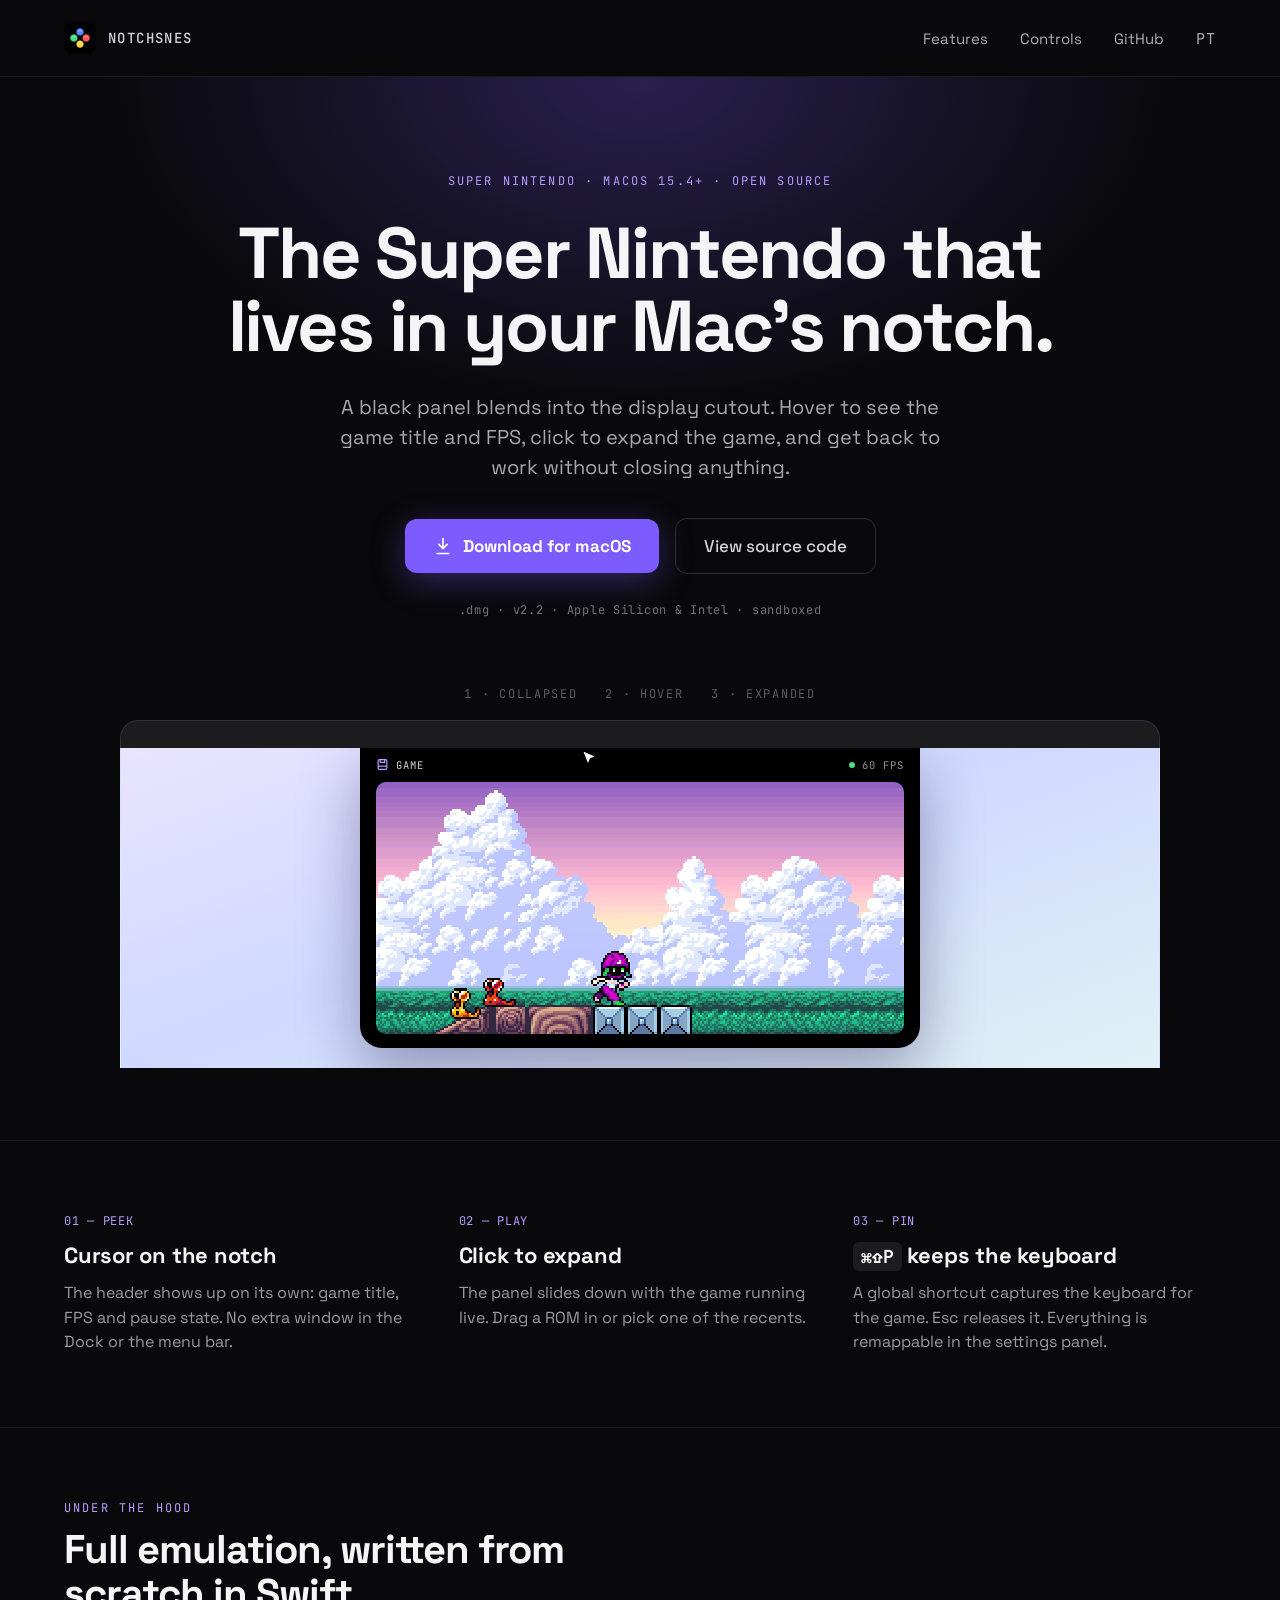
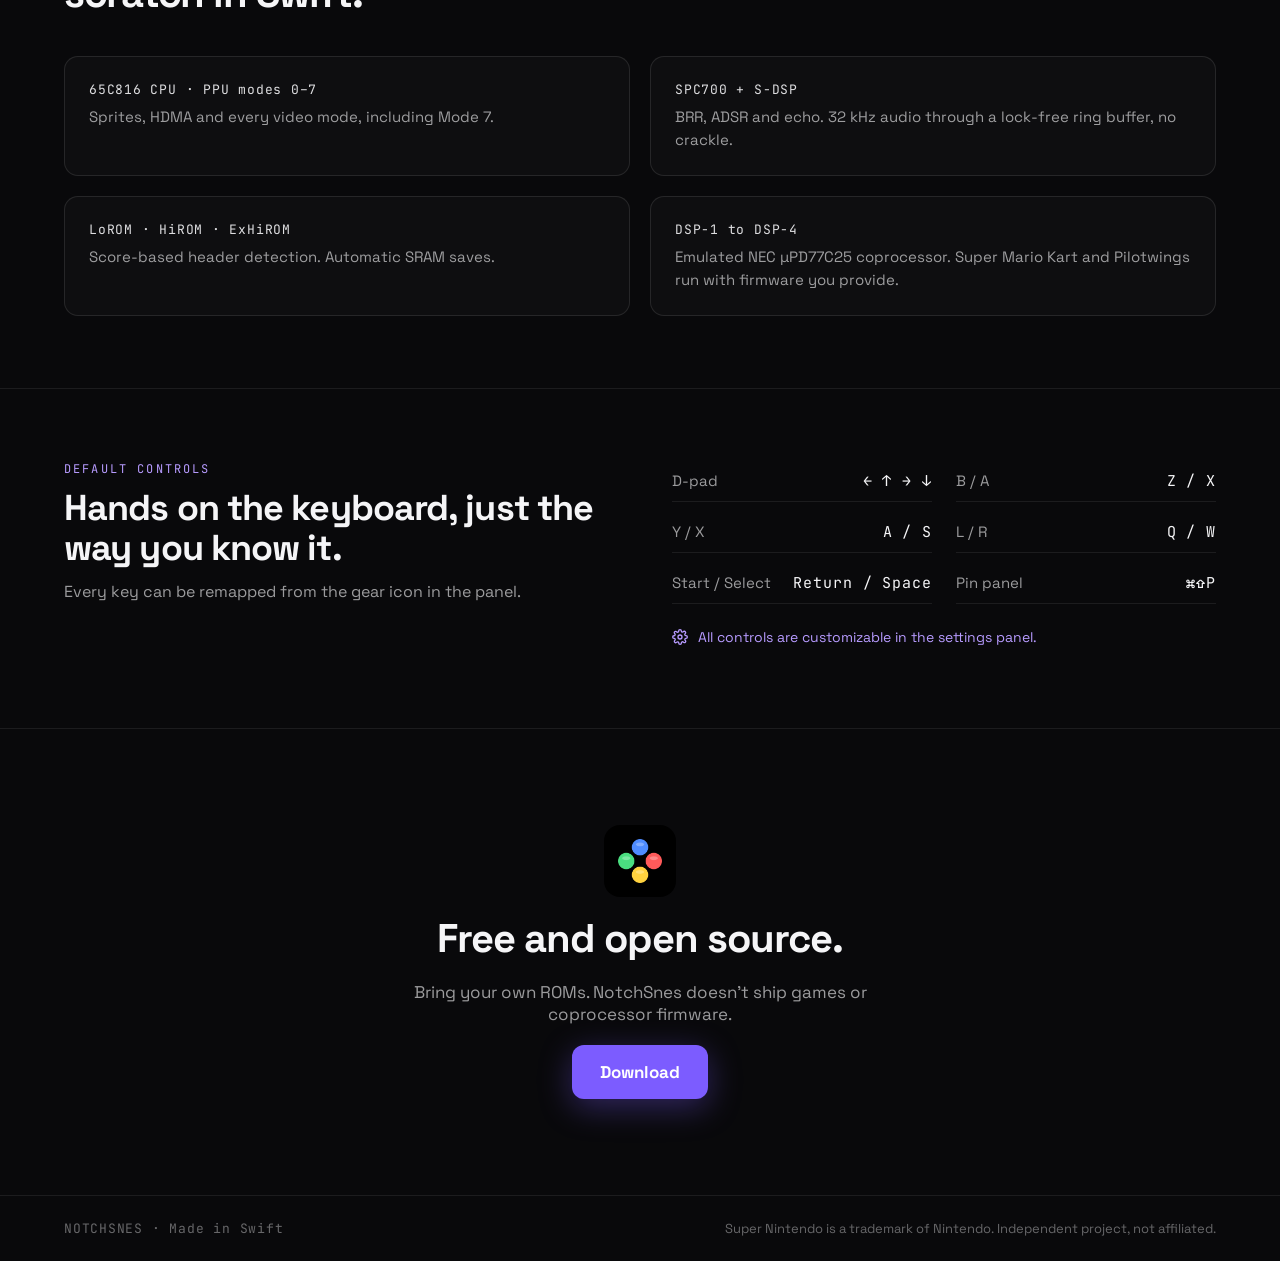
<file: docs/index.html>
<!doctype html>
<html lang="en">
<head>
<meta charset="utf-8">
<meta name="viewport" content="width=device-width, initial-scale=1">
<title>NotchSnes — the Super Nintendo that lives in your Mac's notch</title>
<meta name="description" content="Super Nintendo emulator for macOS that lives in the MacBook notch. Free and open source.">
<meta property="og:title" content="NotchSnes">
<meta property="og:description" content="The Super Nintendo that lives in your Mac's notch.">
<meta property="og:image" content="https://aricarmo.github.io/SwiftSnes/icon.png">
<link rel="icon" href="favicon.png">
<link rel="canonical" href="https://aricarmo.github.io/SwiftSnes/">
<link rel="alternate" hreflang="pt-BR" href="https://aricarmo.github.io/SwiftSnes/pt/">
<link rel="alternate" hreflang="en" href="https://aricarmo.github.io/SwiftSnes/">
<link rel="alternate" hreflang="x-default" href="https://aricarmo.github.io/SwiftSnes/">
<link rel="preconnect" href="https://fonts.googleapis.com">
<link rel="stylesheet" href="https://fonts.googleapis.com/css2?family=Space+Grotesk:wght@500;700&family=JetBrains+Mono:wght@400;500&display=swap">
<link rel="stylesheet" href="style.css">
</head>
<body>

<nav><div class="wrap">
  <a class="brand mono" href="#"><img src="icon.png" alt="">NOTCHSNES</a>
  <ul>
    <li><a href="#features">Features</a></li>
    <li><a href="#controls">Controls</a></li>
    <li><a href="https://github.com/aricarmo/SwiftSnes">GitHub</a></li>
    <li><a href="pt/" lang="pt-BR" hreflang="pt-BR" class="mono">PT</a></li>
  </ul>
</div></nav>

<header class="hero"><div class="wrap">
  <span class="eyebrow mono">Super Nintendo · macOS 15.4+ · Open source</span>
  <h1>The Super Nintendo that lives in your Mac's notch.</h1>
  <p class="lead">A black panel blends into the display cutout. Hover to see the game title and FPS, click to expand the game, and get back to work without closing anything.</p>
  <div class="actions">
    <a class="btn btn-primary" href="https://github.com/aricarmo/SwiftSnes/releases/latest/download/NotchSnes.dmg">
      <svg width="20" height="20" viewBox="0 0 24 24" fill="none" stroke="currentColor" stroke-width="2" stroke-linecap="round" stroke-linejoin="round"><path d="M12 3v12"/><path d="m7 10 5 5 5-5"/><path d="M5 21h14"/></svg>
      Download for macOS
    </a>
    <a class="btn btn-ghost" href="https://github.com/aricarmo/SwiftSnes">View source code</a>
  </div>
  <span class="meta mono">.dmg · v2.2 · Apple Silicon &amp; Intel · sandboxed</span>

  <div class="demo" aria-hidden="true">
    <div class="tags mono"><span class="tag-a">1 · COLLAPSED</span><span class="tag-b">2 · HOVER</span><span class="tag-c">3 · EXPANDED</span></div>
    <div style="width:100%">
      <div class="lid"></div>
      <div class="screen">
        <div class="panel">
          <div class="head mono">
            <div><svg width="13" height="13" viewBox="0 0 24 24" fill="none" stroke="#b79bff" stroke-width="2.2" stroke-linejoin="round"><rect x="4" y="3" width="16" height="18" rx="2"/><path d="M8 3v5h8V3"/><path d="M4 15h16"/></svg><span style="color:rgba(245,245,247,.86)">GAME</span></div>
            <div><span class="dot"></span><span style="color:rgba(245,245,247,.6)">60 FPS</span></div>
          </div>
          <div class="game"><img src="screenshot.png" alt=""><div class="scan"></div></div>
        </div>
        <svg class="cursor" width="18" height="22" viewBox="0 0 18 22" fill="none"><path d="M2 2l6 15 2.5-6 6-2.5L2 2z" fill="#fff" stroke="#000" stroke-width="1.5" stroke-linejoin="round"/></svg>
      </div>
    </div>
  </div>
</div></header>

<section><div class="wrap steps">
  <div><span class="eyebrow mono">01 — PEEK</span><h3>Cursor on the notch</h3><p>The header shows up on its own: game title, FPS and pause state. No extra window in the Dock or the menu bar.</p></div>
  <div><span class="eyebrow mono">02 — PLAY</span><h3>Click to expand</h3><p>The panel slides down with the game running live. Drag a ROM in or pick one of the recents.</p></div>
  <div><span class="eyebrow mono">03 — PIN</span><h3><kbd>⌘⇧P</kbd> keeps the keyboard</h3><p>A global shortcut captures the keyboard for the game. Esc releases it. Everything is remappable in the settings panel.</p></div>
</div></section>

<section class="features" id="features"><div class="wrap">
  <div class="intro"><span class="eyebrow mono">Under the hood</span><h2>Full emulation, written from scratch in Swift.</h2></div>
  <div class="cards">
    <div class="card"><span class="mono">65C816 CPU · PPU modes 0–7</span><p>Sprites, HDMA and every video mode, including Mode 7.</p></div>
    <div class="card"><span class="mono">SPC700 + S-DSP</span><p>BRR, ADSR and echo. 32 kHz audio through a lock-free ring buffer, no crackle.</p></div>
    <div class="card"><span class="mono">LoROM · HiROM · ExHiROM</span><p>Score-based header detection. Automatic SRAM saves.</p></div>
    <div class="card"><span class="mono">DSP-1 to DSP-4</span><p>Emulated NEC µPD77C25 coprocessor. Super Mario Kart and Pilotwings run with firmware you provide.</p></div>
  </div>
</div></section>

<section class="controls" id="controls"><div class="wrap">
  <div class="intro"><span class="eyebrow mono">Default controls</span><h2>Hands on the keyboard, just the way you know it.</h2><p class="muted">Every key can be remapped from the gear icon in the panel.</p></div>
  <div class="keys">
    <div><span>D-pad</span><span class="mono">← ↑ → ↓</span></div>
    <div><span>B / A</span><span class="mono">Z / X</span></div>
    <div><span>Y / X</span><span class="mono">A / S</span></div>
    <div><span>L / R</span><span class="mono">Q / W</span></div>
    <div><span>Start / Select</span><span class="mono">Return / Space</span></div>
    <div><span>Pin panel</span><span class="mono">⌘⇧P</span></div>
    <div class="note"><svg width="16" height="16" viewBox="0 0 24 24" fill="none" stroke="#b79bff" stroke-width="2" stroke-linecap="round" stroke-linejoin="round"><circle cx="12" cy="12" r="3"/><path d="M19.4 15a1.7 1.7 0 0 0 .3 1.8l.1.1a2 2 0 1 1-2.8 2.8l-.1-.1a1.7 1.7 0 0 0-1.8-.3 1.7 1.7 0 0 0-1 1.5V21a2 2 0 1 1-4 0v-.1a1.7 1.7 0 0 0-1.1-1.5 1.7 1.7 0 0 0-1.8.3l-.1.1a2 2 0 1 1-2.8-2.8l.1-.1a1.7 1.7 0 0 0 .3-1.8 1.7 1.7 0 0 0-1.5-1H3a2 2 0 1 1 0-4h.1a1.7 1.7 0 0 0 1.5-1.1 1.7 1.7 0 0 0-.3-1.8l-.1-.1a2 2 0 1 1 2.8-2.8l.1.1a1.7 1.7 0 0 0 1.8.3H9a1.7 1.7 0 0 0 1-1.5V3a2 2 0 1 1 4 0v.1a1.7 1.7 0 0 0 1 1.5 1.7 1.7 0 0 0 1.8-.3l.1-.1a2 2 0 1 1 2.8 2.8l-.1.1a1.7 1.7 0 0 0-.3 1.8V9a1.7 1.7 0 0 0 1.5 1H21a2 2 0 1 1 0 4h-.1a1.7 1.7 0 0 0-1.5 1z"/></svg><span>All controls are customizable in the settings panel.</span></div>
  </div>
</div></section>

<section class="cta"><div class="wrap">
  <img src="icon.png" alt="">
  <h2>Free and open source.</h2>
  <p>Bring your own ROMs. NotchSnes doesn't ship games or coprocessor firmware.</p>
  <a class="btn btn-primary" href="https://github.com/aricarmo/SwiftSnes/releases/latest/download/NotchSnes.dmg">Download</a>
</div></section>

<footer><div class="wrap">
  <span class="mono">NOTCHSNES · Made in Swift</span>
  <span>Super Nintendo is a trademark of Nintendo. Independent project, not affiliated.</span>
</div></footer>

</body>
</html>
</file>
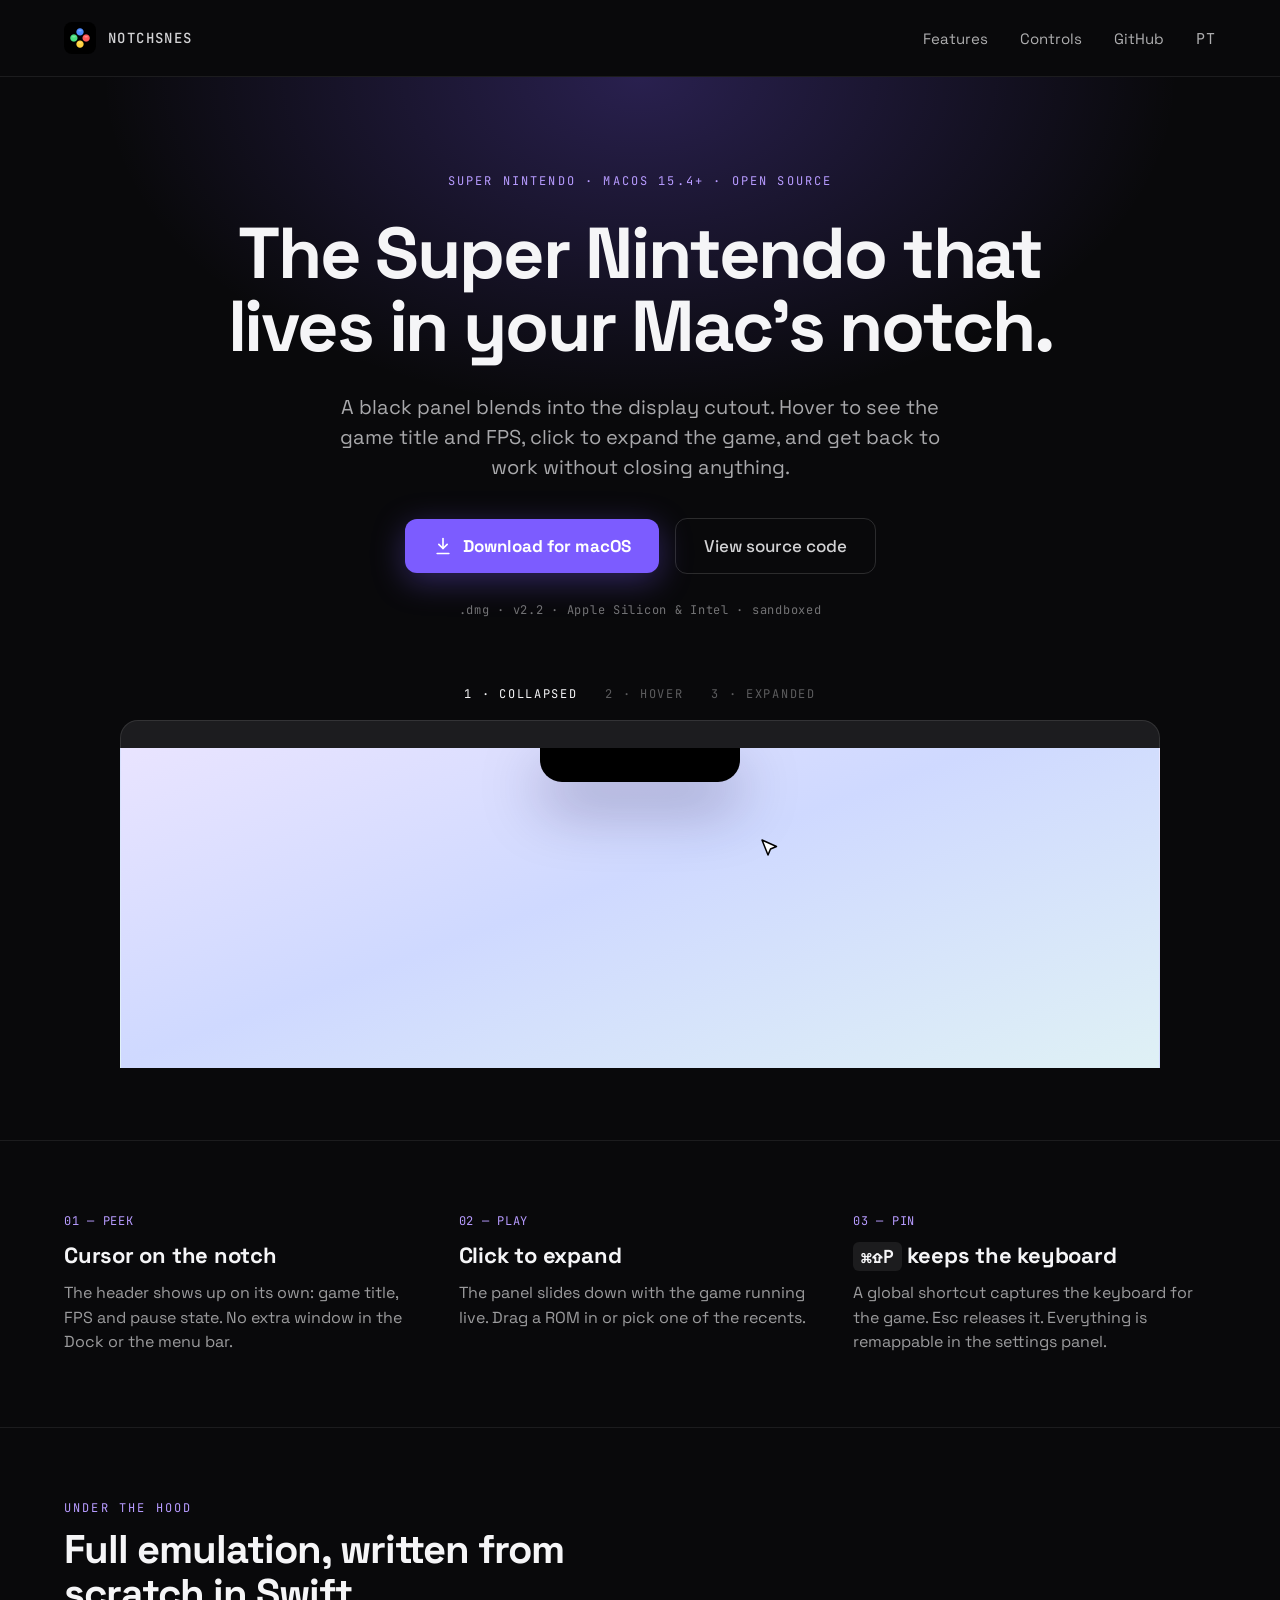
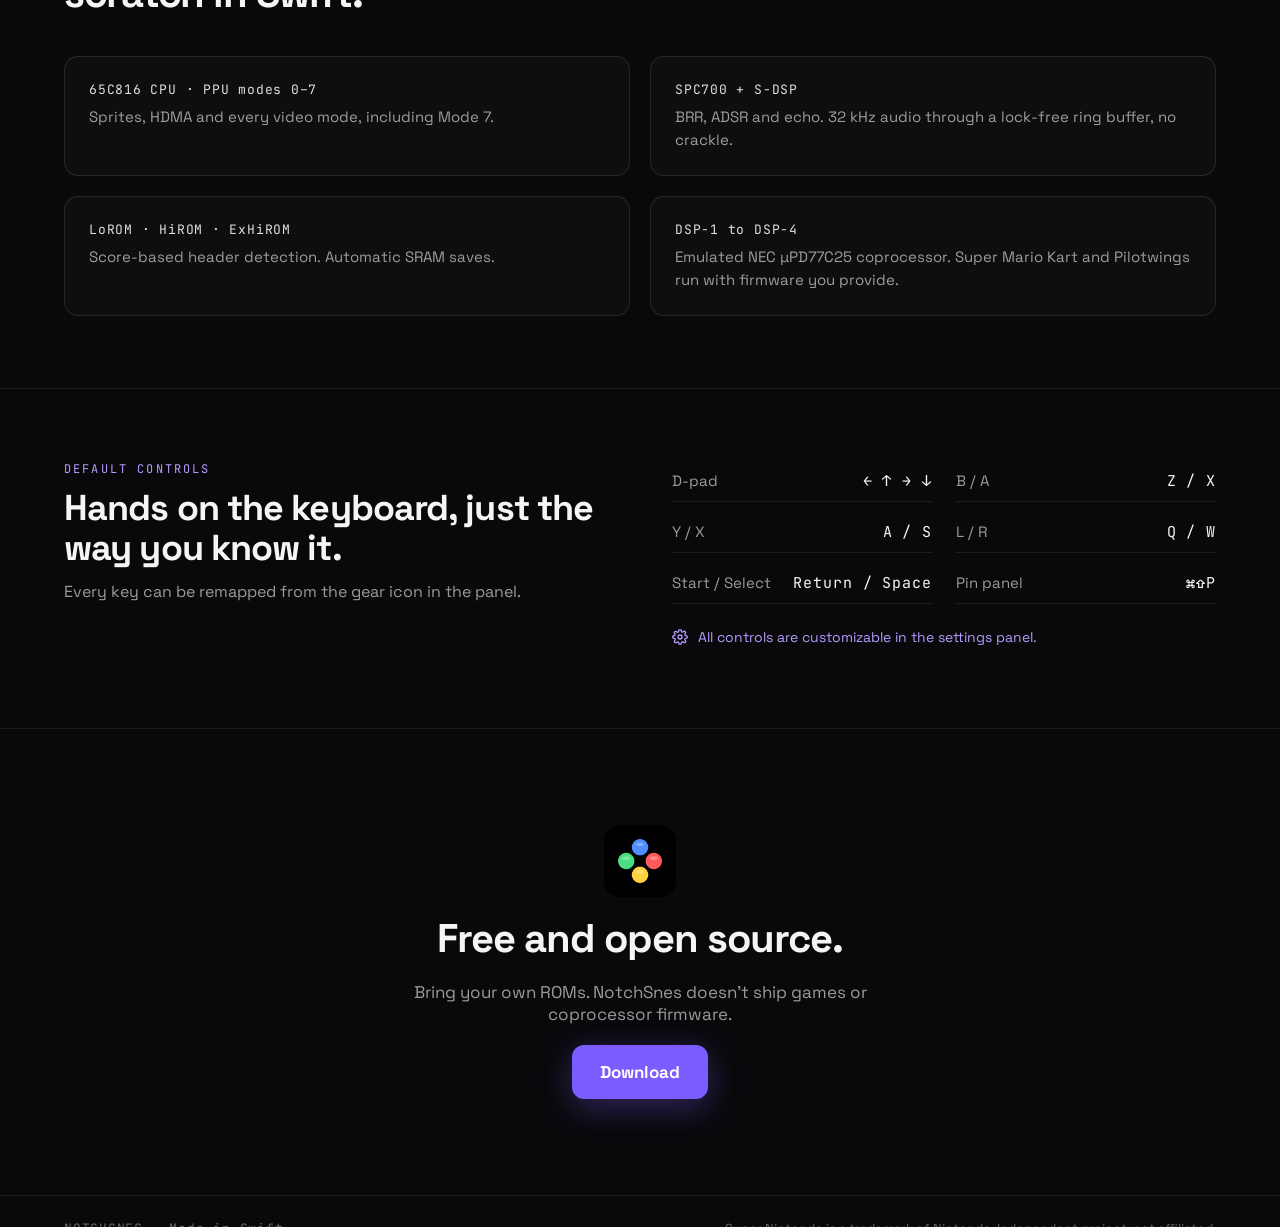
<file: docs/en/index.html>
<!doctype html>
<html lang="en">
<head>
<meta charset="utf-8">
<meta http-equiv="refresh" content="0; url=../">
<link rel="canonical" href="https://aricarmo.github.io/SwiftSnes/">
<title>NotchSnes</title>
</head>
<body>
<p><a href="../">NotchSnes moved here.</a></p>
</body>
</html>
</file>
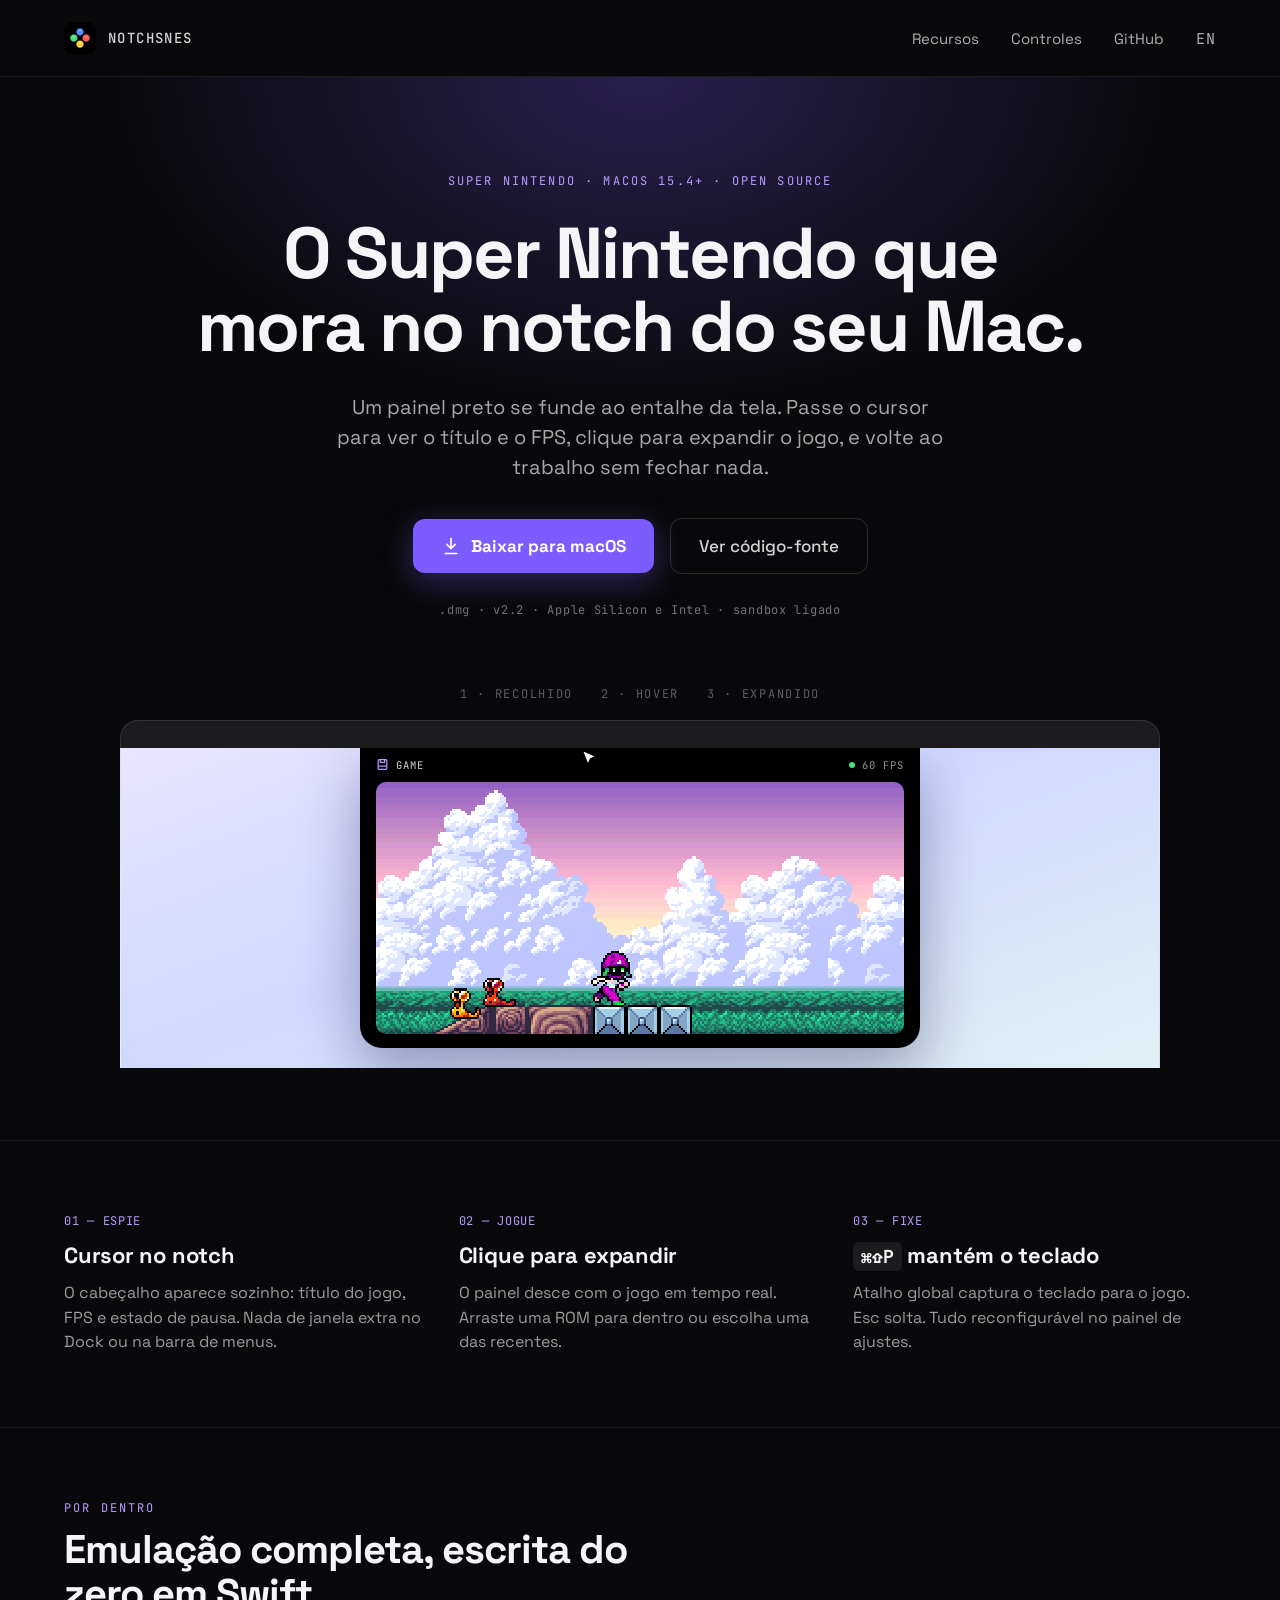
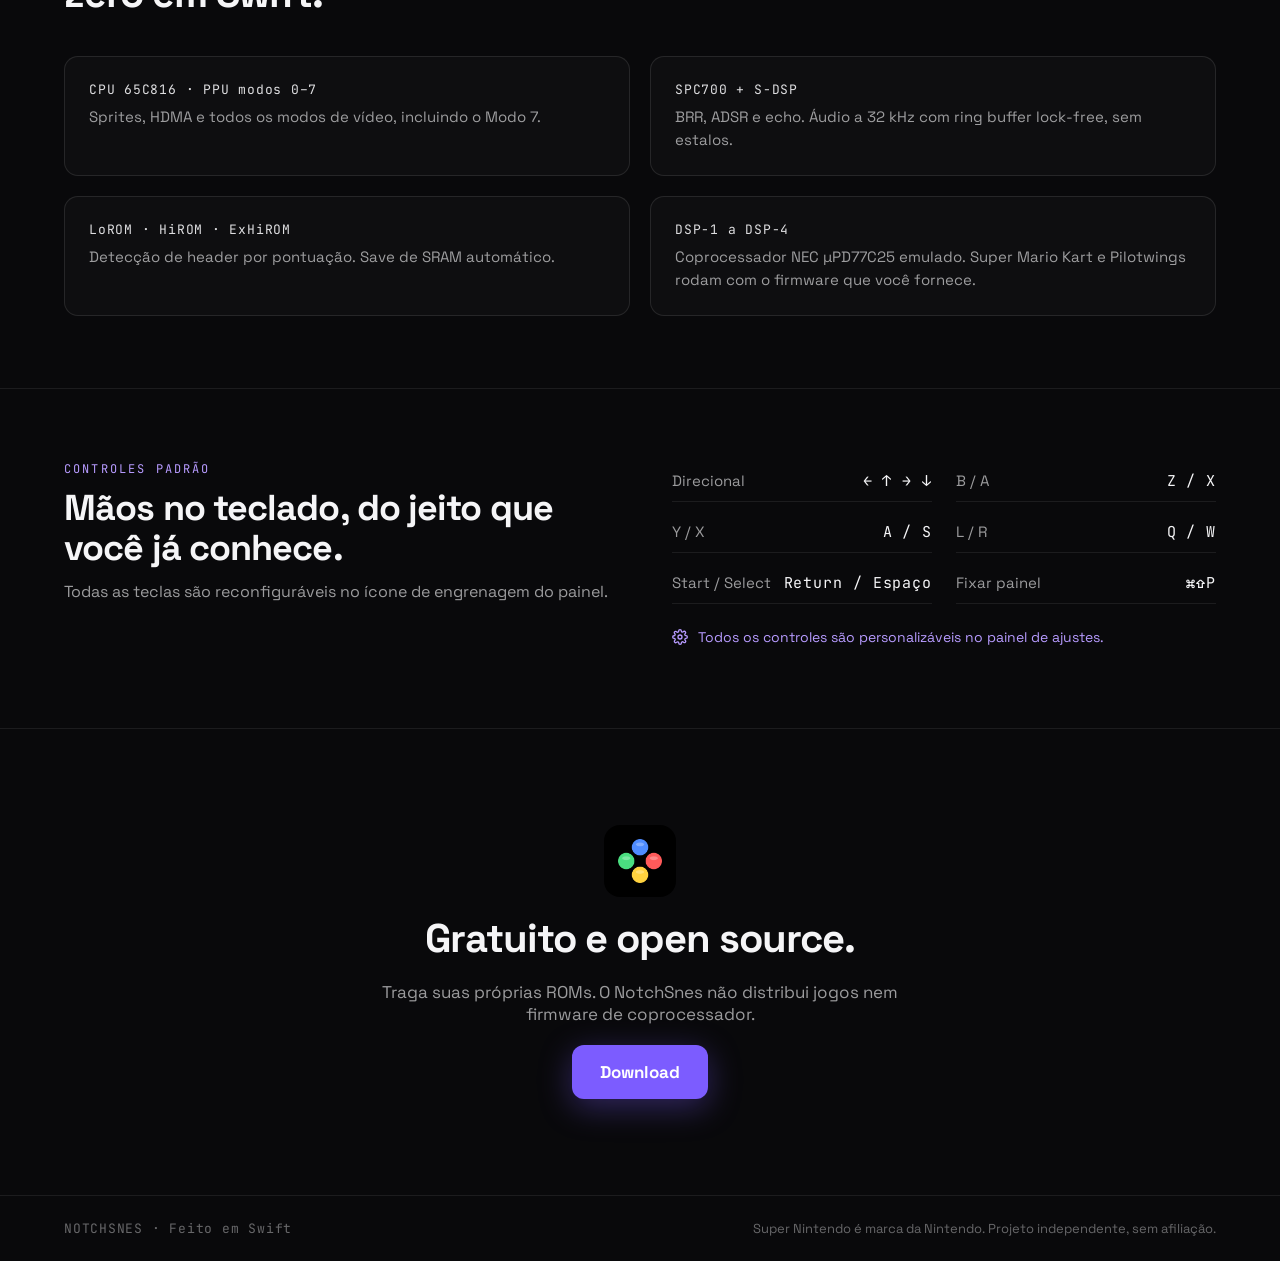
<file: docs/pt/index.html>
<!doctype html>
<html lang="pt-BR">
<head>
<meta charset="utf-8">
<meta name="viewport" content="width=device-width, initial-scale=1">
<title>NotchSnes — o Super Nintendo que mora no notch do seu Mac</title>
<meta name="description" content="Emulador de Super Nintendo para macOS que vive no notch do MacBook. Gratuito e open source.">
<meta property="og:title" content="NotchSnes">
<meta property="og:description" content="O Super Nintendo que mora no notch do seu Mac.">
<meta property="og:image" content="https://aricarmo.github.io/SwiftSnes/icon.png">
<link rel="icon" href="../favicon.png">
<link rel="canonical" href="https://aricarmo.github.io/SwiftSnes/pt/">
<link rel="alternate" hreflang="pt-BR" href="https://aricarmo.github.io/SwiftSnes/pt/">
<link rel="alternate" hreflang="en" href="https://aricarmo.github.io/SwiftSnes/">
<link rel="alternate" hreflang="x-default" href="https://aricarmo.github.io/SwiftSnes/">
<link rel="preconnect" href="https://fonts.googleapis.com">
<link rel="stylesheet" href="https://fonts.googleapis.com/css2?family=Space+Grotesk:wght@500;700&family=JetBrains+Mono:wght@400;500&display=swap">
<link rel="stylesheet" href="../style.css">
</head>
<body>

<nav><div class="wrap">
  <a class="brand mono" href="#"><img src="../icon.png" alt="">NOTCHSNES</a>
  <ul>
    <li><a href="#recursos">Recursos</a></li>
    <li><a href="#controles">Controles</a></li>
    <li><a href="https://github.com/aricarmo/SwiftSnes">GitHub</a></li>
    <li><a href="../" lang="en" hreflang="en" class="mono">EN</a></li>
  </ul>
</div></nav>

<header class="hero"><div class="wrap">
  <span class="eyebrow mono">Super Nintendo · macOS 15.4+ · Open source</span>
  <h1>O Super Nintendo que mora no notch do seu Mac.</h1>
  <p class="lead">Um painel preto se funde ao entalhe da tela. Passe o cursor para ver o título e o FPS, clique para expandir o jogo, e volte ao trabalho sem fechar nada.</p>
  <div class="actions">
    <a class="btn btn-primary" href="https://github.com/aricarmo/SwiftSnes/releases/latest/download/NotchSnes.dmg">
      <svg width="20" height="20" viewBox="0 0 24 24" fill="none" stroke="currentColor" stroke-width="2" stroke-linecap="round" stroke-linejoin="round"><path d="M12 3v12"/><path d="m7 10 5 5 5-5"/><path d="M5 21h14"/></svg>
      Baixar para macOS
    </a>
    <a class="btn btn-ghost" href="https://github.com/aricarmo/SwiftSnes">Ver código-fonte</a>
  </div>
  <span class="meta mono">.dmg · v2.2 · Apple Silicon e Intel · sandbox ligado</span>

  <div class="demo" aria-hidden="true">
    <div class="tags mono"><span class="tag-a">1 · RECOLHIDO</span><span class="tag-b">2 · HOVER</span><span class="tag-c">3 · EXPANDIDO</span></div>
    <div style="width:100%">
      <div class="lid"></div>
      <div class="screen">
        <div class="panel">
          <div class="head mono">
            <div><svg width="13" height="13" viewBox="0 0 24 24" fill="none" stroke="#b79bff" stroke-width="2.2" stroke-linejoin="round"><rect x="4" y="3" width="16" height="18" rx="2"/><path d="M8 3v5h8V3"/><path d="M4 15h16"/></svg><span style="color:rgba(245,245,247,.86)">GAME</span></div>
            <div><span class="dot"></span><span style="color:rgba(245,245,247,.6)">60 FPS</span></div>
          </div>
          <div class="game"><img src="../screenshot.png" alt=""><div class="scan"></div></div>
        </div>
        <svg class="cursor" width="18" height="22" viewBox="0 0 18 22" fill="none"><path d="M2 2l6 15 2.5-6 6-2.5L2 2z" fill="#fff" stroke="#000" stroke-width="1.5" stroke-linejoin="round"/></svg>
      </div>
    </div>
  </div>
</div></header>

<section><div class="wrap steps">
  <div><span class="eyebrow mono">01 — ESPIE</span><h3>Cursor no notch</h3><p>O cabeçalho aparece sozinho: título do jogo, FPS e estado de pausa. Nada de janela extra no Dock ou na barra de menus.</p></div>
  <div><span class="eyebrow mono">02 — JOGUE</span><h3>Clique para expandir</h3><p>O painel desce com o jogo em tempo real. Arraste uma ROM para dentro ou escolha uma das recentes.</p></div>
  <div><span class="eyebrow mono">03 — FIXE</span><h3><kbd>⌘⇧P</kbd> mantém o teclado</h3><p>Atalho global captura o teclado para o jogo. Esc solta. Tudo reconfigurável no painel de ajustes.</p></div>
</div></section>

<section class="features" id="recursos"><div class="wrap">
  <div class="intro"><span class="eyebrow mono">Por dentro</span><h2>Emulação completa, escrita do zero em Swift.</h2></div>
  <div class="cards">
    <div class="card"><span class="mono">CPU 65C816 · PPU modos 0–7</span><p>Sprites, HDMA e todos os modos de vídeo, incluindo o Modo 7.</p></div>
    <div class="card"><span class="mono">SPC700 + S-DSP</span><p>BRR, ADSR e echo. Áudio a 32 kHz com ring buffer lock-free, sem estalos.</p></div>
    <div class="card"><span class="mono">LoROM · HiROM · ExHiROM</span><p>Detecção de header por pontuação. Save de SRAM automático.</p></div>
    <div class="card"><span class="mono">DSP-1 a DSP-4</span><p>Coprocessador NEC µPD77C25 emulado. Super Mario Kart e Pilotwings rodam com o firmware que você fornece.</p></div>
  </div>
</div></section>

<section class="controls" id="controles"><div class="wrap">
  <div class="intro"><span class="eyebrow mono">Controles padrão</span><h2>Mãos no teclado, do jeito que você já conhece.</h2><p class="muted">Todas as teclas são reconfiguráveis no ícone de engrenagem do painel.</p></div>
  <div class="keys">
    <div><span>Direcional</span><span class="mono">← ↑ → ↓</span></div>
    <div><span>B / A</span><span class="mono">Z / X</span></div>
    <div><span>Y / X</span><span class="mono">A / S</span></div>
    <div><span>L / R</span><span class="mono">Q / W</span></div>
    <div><span>Start / Select</span><span class="mono">Return / Espaço</span></div>
    <div><span>Fixar painel</span><span class="mono">⌘⇧P</span></div>
    <div class="note"><svg width="16" height="16" viewBox="0 0 24 24" fill="none" stroke="#b79bff" stroke-width="2" stroke-linecap="round" stroke-linejoin="round"><circle cx="12" cy="12" r="3"/><path d="M19.4 15a1.7 1.7 0 0 0 .3 1.8l.1.1a2 2 0 1 1-2.8 2.8l-.1-.1a1.7 1.7 0 0 0-1.8-.3 1.7 1.7 0 0 0-1 1.5V21a2 2 0 1 1-4 0v-.1a1.7 1.7 0 0 0-1.1-1.5 1.7 1.7 0 0 0-1.8.3l-.1.1a2 2 0 1 1-2.8-2.8l.1-.1a1.7 1.7 0 0 0 .3-1.8 1.7 1.7 0 0 0-1.5-1H3a2 2 0 1 1 0-4h.1a1.7 1.7 0 0 0 1.5-1.1 1.7 1.7 0 0 0-.3-1.8l-.1-.1a2 2 0 1 1 2.8-2.8l.1.1a1.7 1.7 0 0 0 1.8.3H9a1.7 1.7 0 0 0 1-1.5V3a2 2 0 1 1 4 0v.1a1.7 1.7 0 0 0 1 1.5 1.7 1.7 0 0 0 1.8-.3l.1-.1a2 2 0 1 1 2.8 2.8l-.1.1a1.7 1.7 0 0 0-.3 1.8V9a1.7 1.7 0 0 0 1.5 1H21a2 2 0 1 1 0 4h-.1a1.7 1.7 0 0 0-1.5 1z"/></svg><span>Todos os controles são personalizáveis no painel de ajustes.</span></div>
  </div>
</div></section>

<section class="cta"><div class="wrap">
  <img src="../icon.png" alt="">
  <h2>Gratuito e open source.</h2>
  <p>Traga suas próprias ROMs. O NotchSnes não distribui jogos nem firmware de coprocessador.</p>
  <a class="btn btn-primary" href="https://github.com/aricarmo/SwiftSnes/releases/latest/download/NotchSnes.dmg">Download</a>
</div></section>

<footer><div class="wrap">
  <span class="mono">NOTCHSNES · Feito em Swift</span>
  <span>Super Nintendo é marca da Nintendo. Projeto independente, sem afiliação.</span>
</div></footer>

</body>
</html>
</file>
<file: docs/style.css>
:root { --bg:#09090b; --fg:#f5f5f7; --accent:#7c5cff; --accent-soft:#b79bff; --running:#4ade80; --line:rgba(255,255,255,0.08); --muted:rgba(245,245,247,0.62); }
  * { box-sizing:border-box; }
  body { margin:0; background:var(--bg); color:var(--fg); font-family:'Space Grotesk','Helvetica Neue',Arial,sans-serif; -webkit-font-smoothing:antialiased; }
  a { color:var(--accent-soft); text-decoration:none; } a:hover { color:#c9b5ff; }
  .mono { font-family:'JetBrains Mono','SF Mono',Menlo,monospace; letter-spacing:.06em; }
  .wrap { max-width:1312px; margin:0 auto; padding:0 64px; }
  h1,h2,h3 { margin:0; font-weight:700; }
  p { margin:0; }
  .eyebrow { font-size:12px; color:var(--accent-soft); letter-spacing:.18em; text-transform:uppercase; }
  .btn { display:inline-flex; align-items:center; justify-content:center; gap:10px; padding:16px 28px; border-radius:12px; font-size:17px; font-weight:700; min-height:52px; }
  .btn-primary { background:var(--accent); color:#fff; box-shadow:0 8px 32px rgba(124,92,255,.35); } .btn-primary:hover { color:#fff; background:#8b6fff; }
  .btn-ghost { color:rgba(245,245,247,.86); border:1px solid rgba(255,255,255,.14); font-weight:500; } .btn-ghost:hover { color:#fff; border-color:rgba(255,255,255,.3); }

  nav { border-bottom:1px solid var(--line); }
  nav .wrap { display:flex; align-items:center; justify-content:space-between; padding-top:22px; padding-bottom:22px; }
  .brand { display:flex; align-items:center; gap:12px; font-size:14px; font-weight:500; letter-spacing:.1em; color:rgba(245,245,247,.86); }
  .brand img { width:32px; height:32px; border-radius:8px; }
  nav ul { display:flex; gap:32px; list-style:none; margin:0; padding:0; }
  nav ul a { font-size:15px; color:rgba(245,245,247,.7); }

  .hero { position:relative; overflow:hidden; text-align:center; }
  .hero::before { content:""; position:absolute; inset:0; background:radial-gradient(ellipse 60% 45% at 50% 0%, rgba(124,92,255,.28), transparent 70%); pointer-events:none; }
  .hero .wrap { position:relative; display:flex; flex-direction:column; align-items:center; gap:28px; padding-top:96px; padding-bottom:72px; }
  .hero h1 { font-size:clamp(38px,6vw,72px); line-height:1.02; letter-spacing:-.03em; max-width:900px; text-wrap:balance; }
  .hero .lead { font-size:clamp(16px,2vw,20px); line-height:1.5; color:rgba(245,245,247,.68); max-width:620px; text-wrap:pretty; }
  .hero .actions { display:flex; align-items:center; gap:16px; margin-top:8px; flex-wrap:wrap; justify-content:center; }
  .hero .meta { font-size:12px; color:rgba(245,245,247,.45); }

  /* ---- Notch demo ---- */
  .demo { margin-top:40px; width:100%; max-width:1040px; display:flex; flex-direction:column; align-items:center; gap:18px; }
  .tags { display:flex; gap:28px; font-size:12px; letter-spacing:.14em; }
  .tags span { opacity:.35; }
  .lid { width:100%; height:28px; background:#1c1c1f; border:1px solid rgba(255,255,255,.1); border-bottom:none; border-radius:18px 18px 0 0; }
  .screen { width:100%; height:320px; background:linear-gradient(160deg, #e9e4ff 0%, #cfd9ff 45%, #dff1f5 100%); border-left:1px solid rgba(255,255,255,.1); border-right:1px solid rgba(255,255,255,.1); position:relative; overflow:hidden; }
  .panel { position:absolute; top:0; left:50%; transform:translateX(-50%); width:560px; height:300px; background:#000; border-radius:0 0 22px 22px; box-shadow:0 24px 60px rgba(20,10,60,.35); overflow:hidden; display:flex; flex-direction:column; align-items:center; padding:0 16px 14px; animation:notch-panel 9s cubic-bezier(.32,.72,0,1) infinite; }
  .panel .head { display:flex; align-items:center; justify-content:space-between; height:34px; flex:none; width:528px; animation:notch-header 9s ease-in-out infinite; }
  .panel .head > div { display:flex; align-items:center; gap:7px; font-size:10.5px; white-space:nowrap; }
  .panel .head .dot { width:6px; height:6px; border-radius:50%; background:var(--running); }
  .panel .game { flex:1; min-height:0; width:528px; border-radius:10px; background:linear-gradient(160deg,#2a1f5e 0%,#12102a 55%,#0a0a14 100%); position:relative; overflow:hidden; display:flex; align-items:center; justify-content:center; font-size:11px; color:rgba(245,245,247,.35); letter-spacing:.14em; animation:notch-screen 9s ease-in-out infinite; }
  .panel .game img { position:absolute; inset:0; width:100%; height:100%; object-fit:cover; image-rendering:pixelated; }
  .scan { position:absolute; left:0; right:0; height:40%; background:linear-gradient(to bottom,transparent,rgba(255,255,255,.05),transparent); animation:scan 4s linear infinite; pointer-events:none; }
  .cursor { position:absolute; top:0; left:50%; margin-left:-60px; animation:notch-cursor 9s cubic-bezier(.4,0,.2,1) infinite; }
  @keyframes notch-panel { 0%,25%{width:200px;height:34px} 30%,55%{width:560px;height:34px} 60%,92%{width:560px;height:300px} 100%{width:200px;height:34px} }
  @keyframes notch-header { 0%,27%{opacity:0} 33%,90%{opacity:1} 96%,100%{opacity:0} }
  @keyframes notch-screen { 0%,60%{opacity:0} 68%,90%{opacity:1} 93%,100%{opacity:0} }
  @keyframes notch-cursor { 0%,22%{transform:translate(180px,90px);opacity:1} 30%,55%{transform:translate(40px,14px);opacity:1} 57%{transform:translate(40px,14px) scale(.85)} 60%,88%{transform:translate(40px,14px) scale(1);opacity:1} 92%,100%{transform:translate(180px,90px);opacity:0} }
  @keyframes scan { from{transform:translateY(-100%)} to{transform:translateY(100%)} }
  @keyframes tag-a { 0%,25%{opacity:1} 30%,100%{opacity:.35} }
  @keyframes tag-b { 0%,27%{opacity:.35} 30%,55%{opacity:1} 60%,100%{opacity:.35} }
  @keyframes tag-c { 0%,57%{opacity:.35} 60%,92%{opacity:1} 96%,100%{opacity:.35} }
  .tag-a{animation:tag-a 9s infinite} .tag-b{animation:tag-b 9s infinite} .tag-c{animation:tag-c 9s infinite}
  @media (prefers-reduced-motion: reduce) { .panel,.panel .head,.panel .game,.cursor,.tags span,.scan { animation:none !important; opacity:1; } .cursor{display:none} }

  section { border-top:1px solid var(--line); }
  section .wrap { padding-top:72px; padding-bottom:72px; }
  .steps { display:grid; grid-template-columns:repeat(3,minmax(0,1fr)); gap:32px; }
  .steps > div { display:flex; flex-direction:column; gap:12px; }
  .steps h3 { font-size:22px; letter-spacing:-.01em; }
  .steps p, .muted { font-size:16px; line-height:1.55; color:var(--muted); }
  .steps .eyebrow { text-transform:none; letter-spacing:.06em; }
  kbd { font-family:'JetBrains Mono',Menlo,monospace; font-size:18px; background:rgba(255,255,255,.08); padding:3px 8px; border-radius:6px; }

  .features .wrap { display:flex; flex-direction:column; gap:40px; }
  .features h2, .cta h2 { font-size:clamp(28px,4vw,40px); letter-spacing:-.025em; line-height:1.1; }
  .features .intro { display:flex; flex-direction:column; gap:12px; max-width:640px; }
  .cards { display:grid; grid-template-columns:repeat(2,minmax(0,1fr)); gap:20px; }
  .card { display:flex; flex-direction:column; gap:8px; padding:24px; border:1px solid rgba(255,255,255,.1); border-radius:14px; background:rgba(255,255,255,.025); }
  .card .mono { font-size:13px; color:rgba(245,245,247,.9); }
  .card p { font-size:15px; line-height:1.5; color:var(--muted); }

  .controls .wrap { display:grid; grid-template-columns:repeat(2,minmax(0,1fr)); gap:64px; align-items:start; }
  .controls .intro { display:flex; flex-direction:column; gap:12px; }
  .controls h2 { font-size:clamp(26px,3.5vw,36px); letter-spacing:-.025em; line-height:1.1; }
  .keys { display:grid; grid-template-columns:repeat(2,minmax(0,1fr)); gap:10px 24px; font-size:15px; }
  .keys > div { display:flex; justify-content:space-between; padding:10px 0; border-bottom:1px solid var(--line); }
  .keys > div span:first-child { color:var(--muted); }
  .keys .note { grid-column:span 2; justify-content:flex-start; align-items:center; gap:10px; border:0; padding-top:14px; font-size:14px; }
  .keys .note span { color:var(--accent-soft) !important; }

  .cta .wrap { display:flex; flex-direction:column; align-items:center; gap:20px; padding-top:96px; padding-bottom:96px; text-align:center; }
  .cta img { width:72px; height:72px; border-radius:16px; }
  .cta p { font-size:17px; color:var(--muted); max-width:520px; }

  footer { border-top:1px solid var(--line); }
  footer .wrap { display:flex; align-items:center; justify-content:space-between; gap:16px; padding-top:24px; padding-bottom:24px; font-size:13px; color:rgba(245,245,247,.4); flex-wrap:wrap; }

  @media (max-width: 860px) {
    .wrap { padding:0 20px; }
    nav ul li:not(:last-child) { display:none; }
    .hero .wrap { padding-top:48px; padding-bottom:40px; gap:18px; }
    .hero .actions { flex-direction:column; width:100%; } .hero .actions .btn { width:100%; }
    .screen { height:190px; }
    .panel { padding:0 12px 10px; border-radius:0 0 14px 14px; animation-name:notch-panel-m; }
    .panel .head { height:24px; width:236px; font-size:9px; }
    .panel .game { width:236px; border-radius:7px; }
    .cursor { margin-left:-30px; animation-name:notch-cursor-m; }
    .tags { gap:16px; font-size:10px; }
    @keyframes notch-panel-m { 0%,25%{width:120px;height:24px} 30%,55%{width:260px;height:24px} 60%,92%{width:260px;height:170px} 100%{width:120px;height:24px} }
    @keyframes notch-cursor-m { 0%,22%{transform:translate(90px,60px);opacity:1} 30%,55%{transform:translate(20px,8px);opacity:1} 57%{transform:translate(20px,8px) scale(.85)} 60%,88%{transform:translate(20px,8px) scale(1);opacity:1} 92%,100%{transform:translate(90px,60px);opacity:0} }
    section .wrap { padding-top:40px; padding-bottom:40px; }
    .steps, .cards, .controls .wrap, .keys { grid-template-columns:1fr; gap:24px; }
    .keys { gap:0; } .keys .note { grid-column:auto; }
    .cta .wrap { padding-top:48px; padding-bottom:48px; }
    footer .wrap { flex-direction:column; align-items:flex-start; }
  }
</file>
